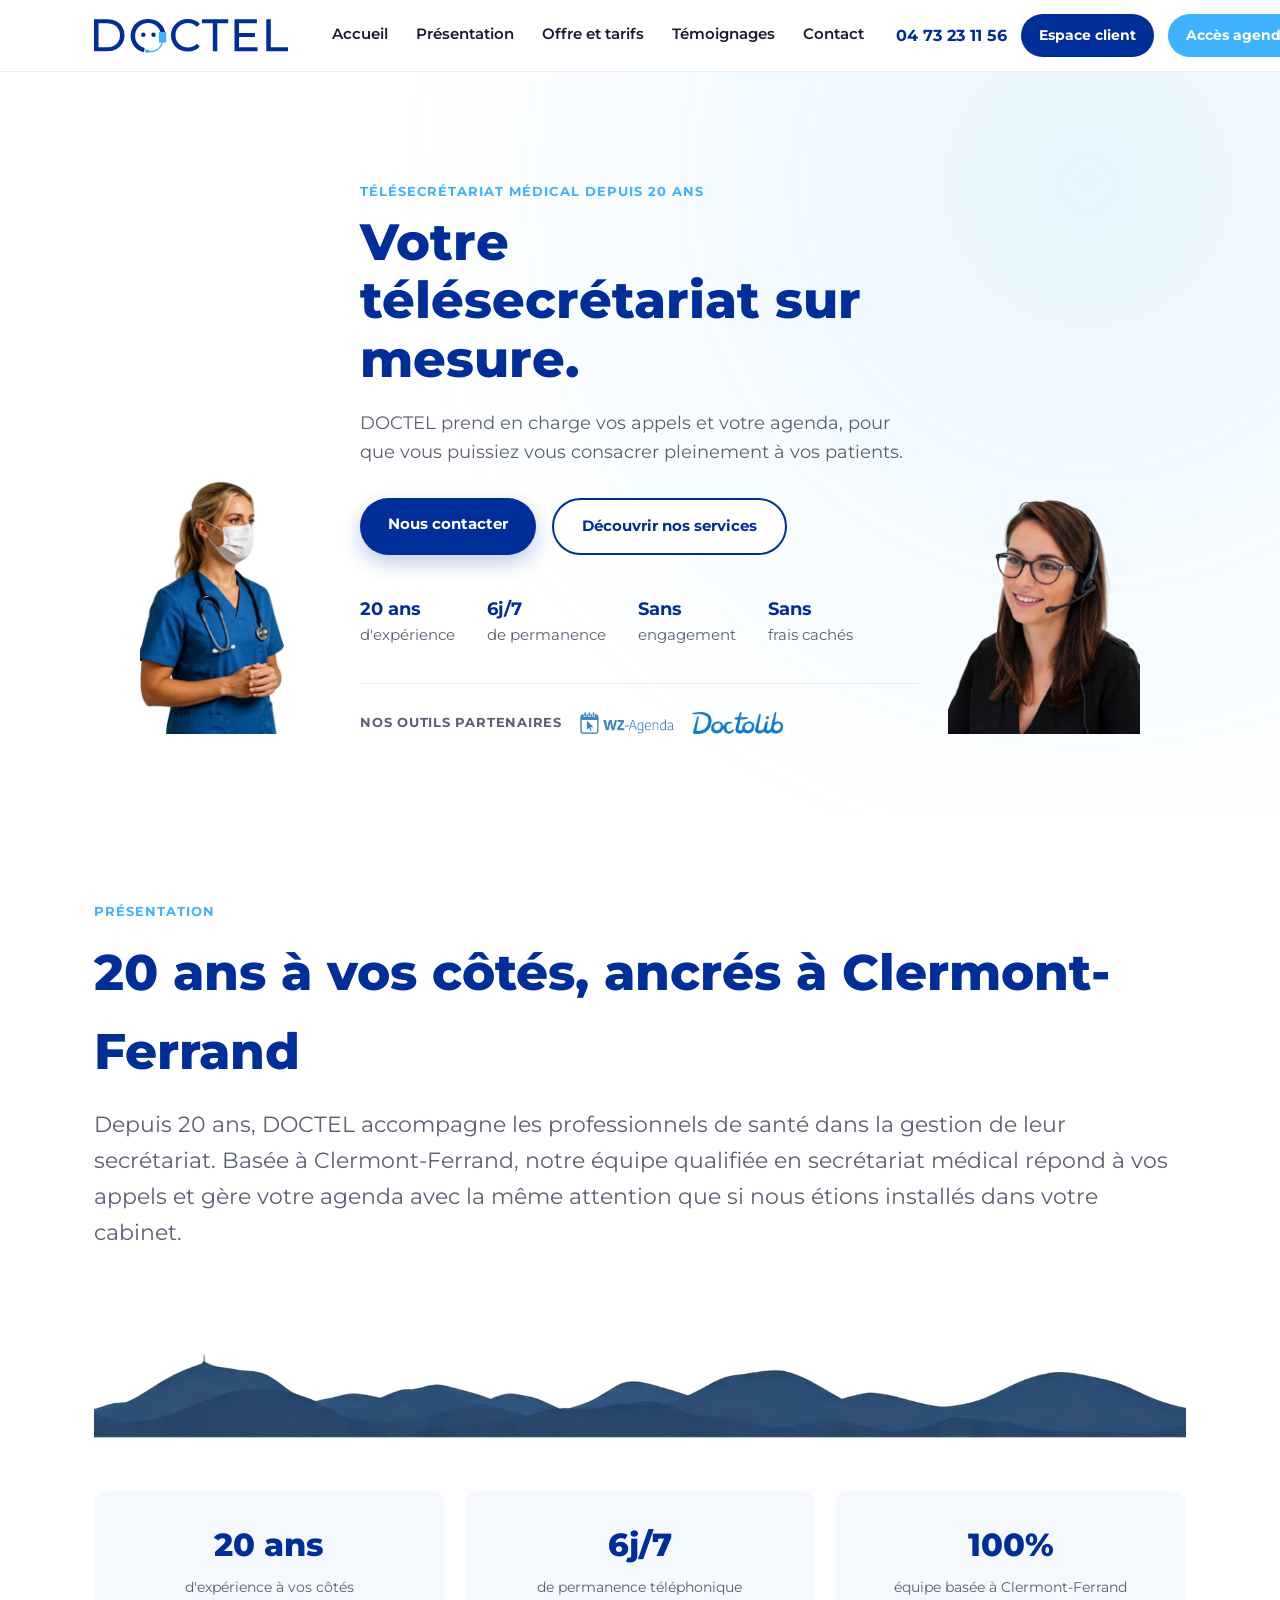
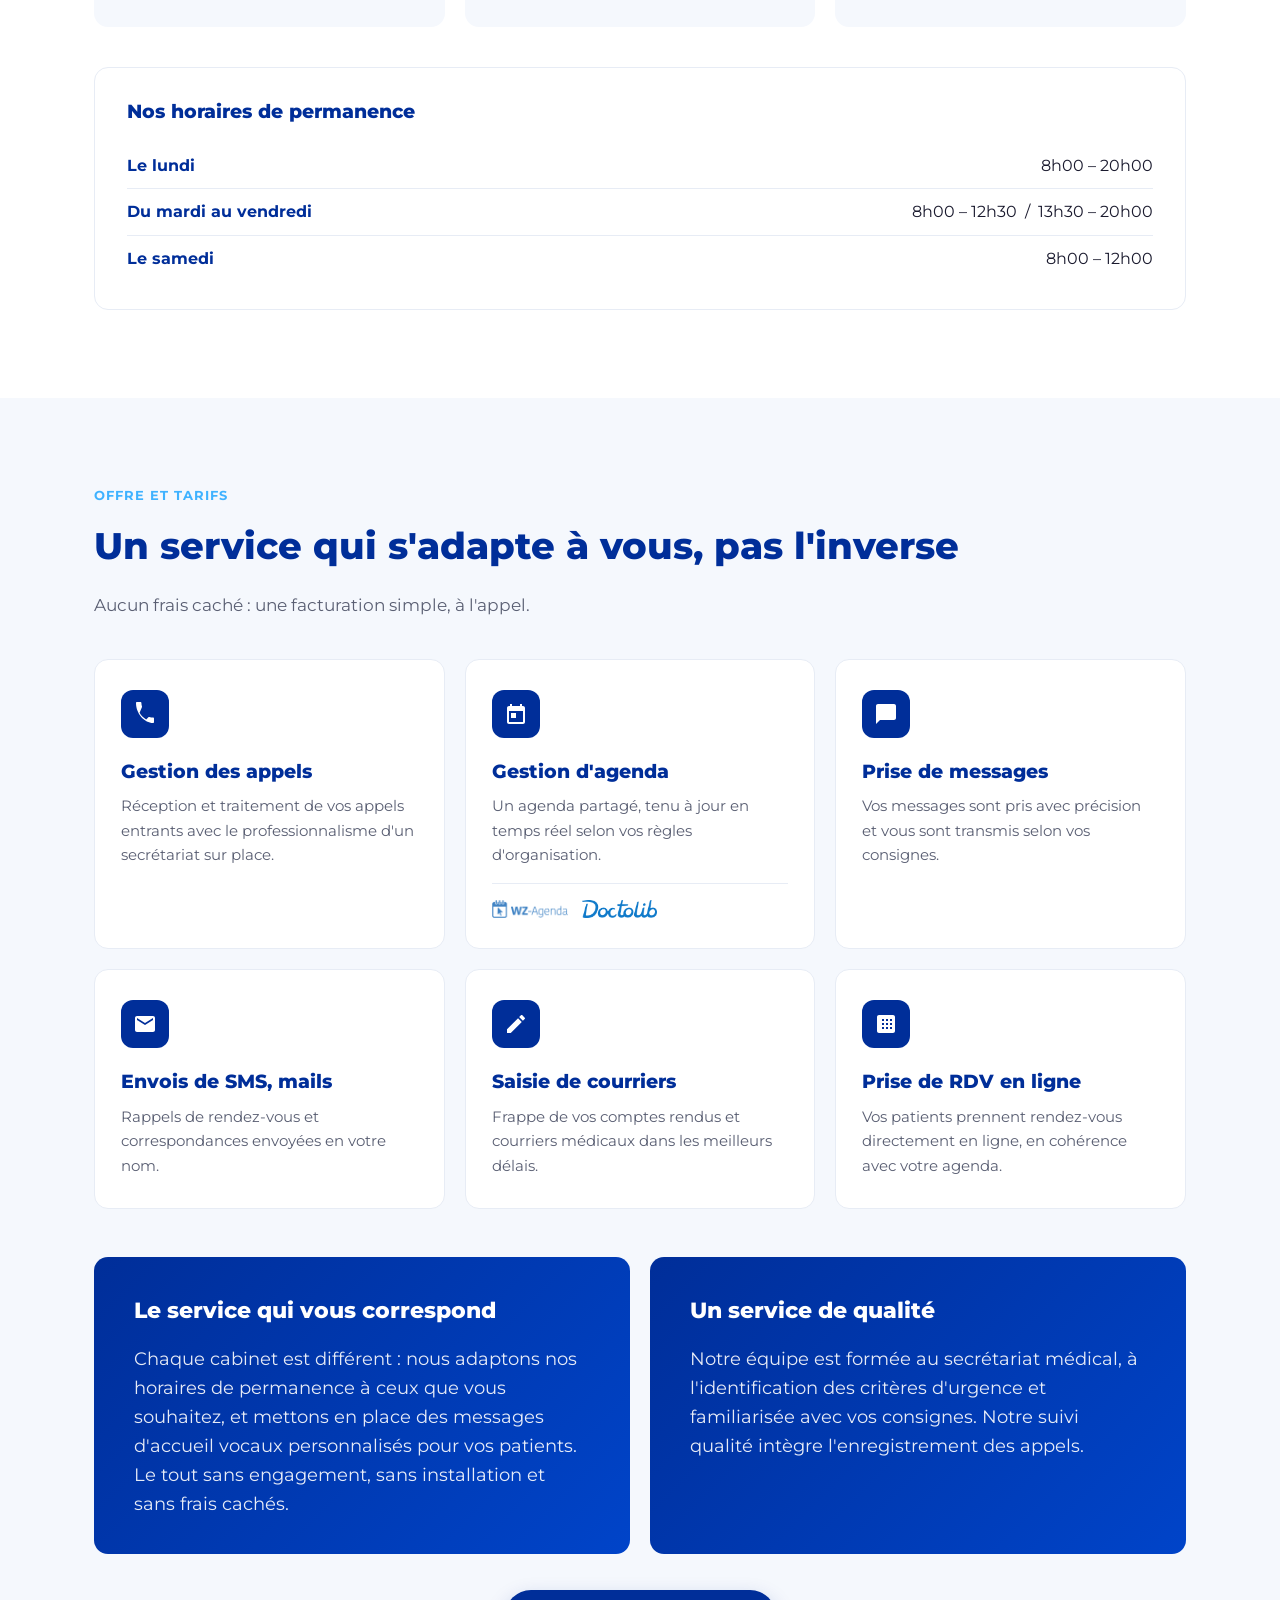
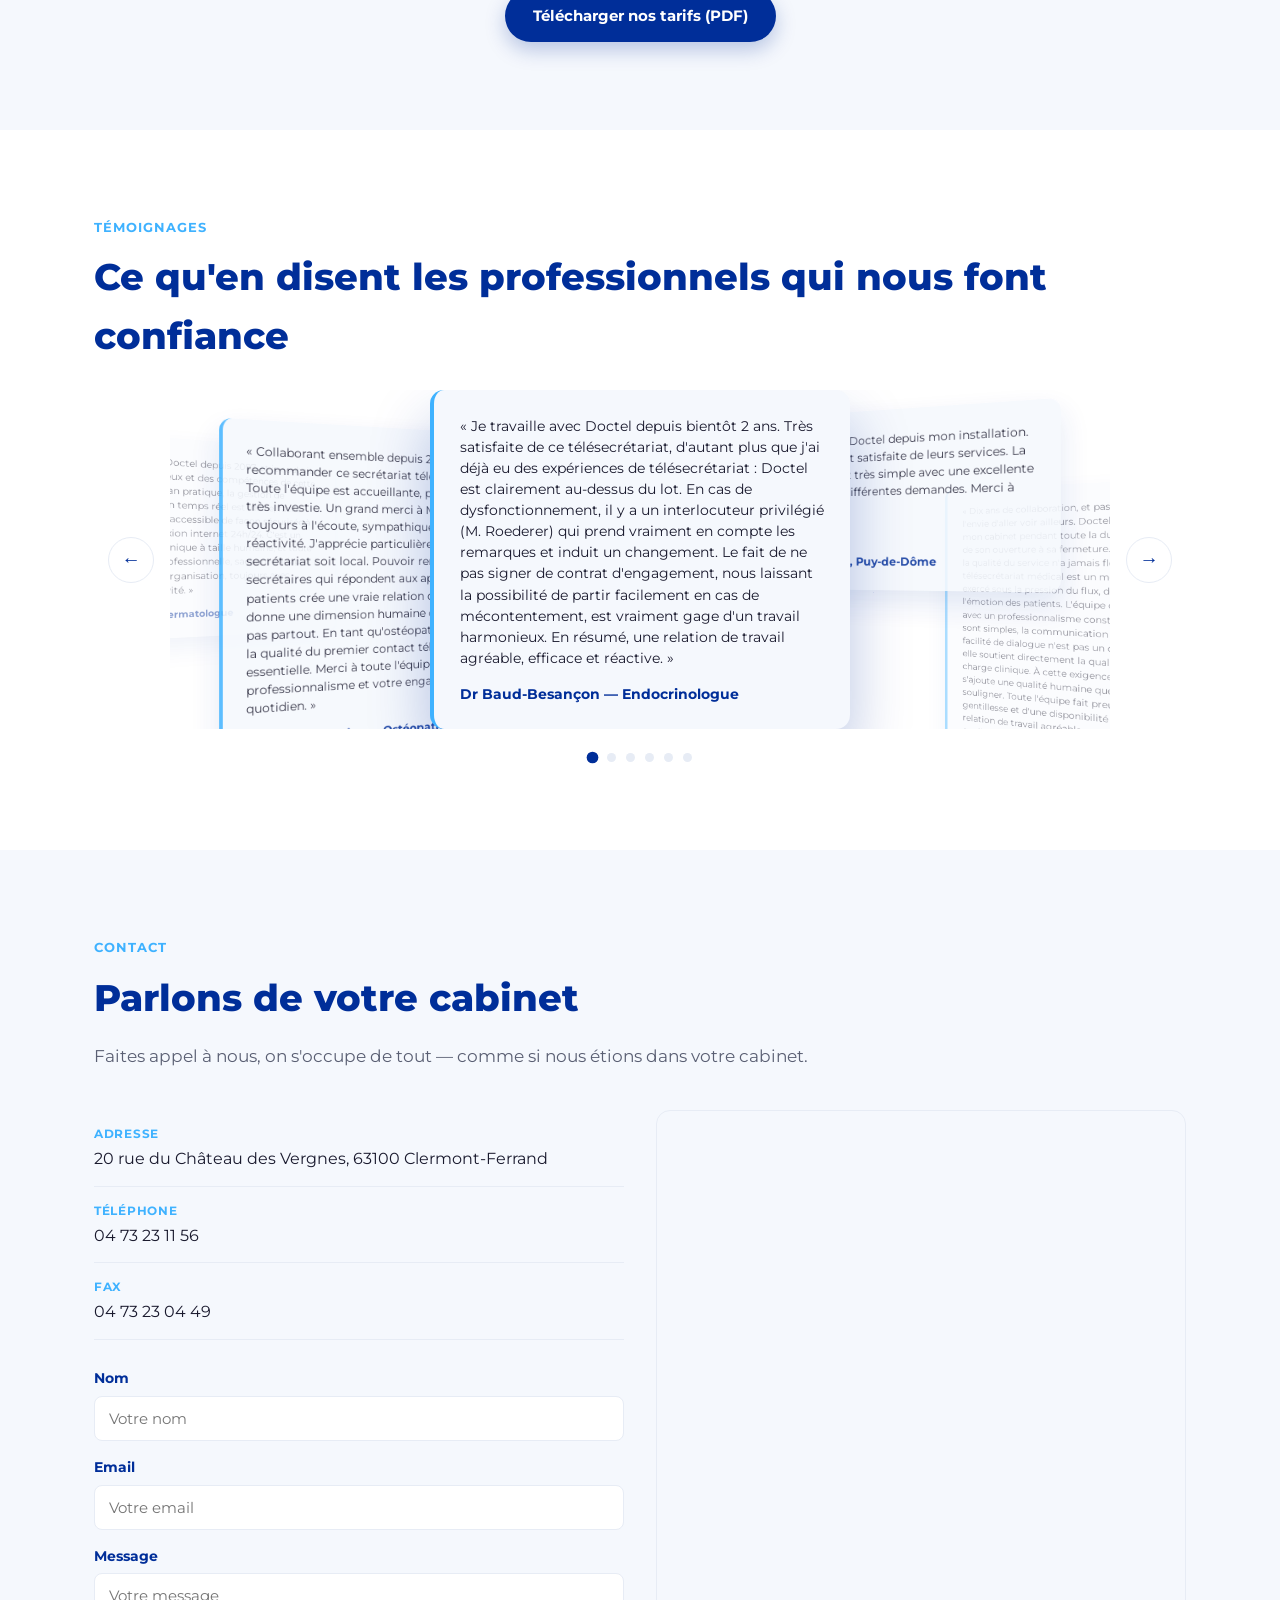
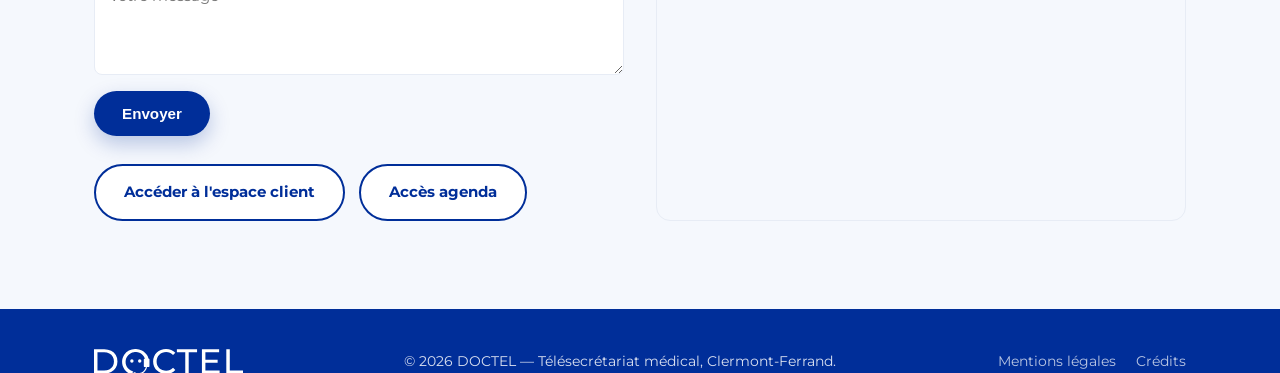
<file: index.html>
<!doctype html>
<html lang="fr">
<head>
<meta charset="UTF-8">
<meta name="viewport" content="width=device-width, initial-scale=1.0">
<title>DOCTEL — Télésecrétariat médical à Clermont-Ferrand</title>
<meta name="description" content="DOCTEL, télésecrétariat médical depuis 20 ans à Clermont-Ferrand : gestion des appels, de l'agenda, prise de messages et de rendez-vous en ligne pour les professionnels de santé.">
<link rel="icon" type="image/svg+xml" href="assets/logo.svg">
<link rel="preconnect" href="https://fonts.googleapis.com">
<link rel="preconnect" href="https://fonts.gstatic.com" crossorigin>
<link href="https://fonts.googleapis.com/css2?family=Montserrat:wght@400;500;600;700;800&display=swap" rel="stylesheet">
<link rel="stylesheet" href="css/style.css">
</head>
<body>

<header class="site-header">
  <div class="container header-inner">
    <a href="#accueil" class="logo-link" aria-label="DOCTEL - Accueil">
      <img src="assets/logo.svg" alt="DOCTEL" class="logo-img">
    </a>

    <nav class="main-nav" id="main-nav">
      <a href="#accueil">Accueil</a>
      <a href="#presentation">Présentation</a>
      <a href="#offres">Offre et tarifs</a>
      <a href="#temoignages">Témoignages</a>
      <a href="#contact">Contact</a>
      <div class="main-nav-actions">
        <a href="https://doctel.fr/espace-client/login.php" class="btn-client">Espace client</a>
        <a href="connexion.html" class="btn-agenda">Accès agenda</a>
      </div>
    </nav>

    <div class="header-actions">
      <a href="tel:+33473231156" class="btn-phone">04 73 23 11 56</a>
      <a href="https://doctel.fr/espace-client/login.php" class="btn-client">Espace client</a>
      <a href="connexion.html" class="btn-agenda">Accès agenda</a>
      <button class="nav-toggle" id="nav-toggle" aria-label="Ouvrir le menu" aria-expanded="false">
        <span></span><span></span><span></span>
      </button>
    </div>
  </div>
</header>

<main>

  <!-- ACCUEIL -->
  <section id="accueil" class="hero">
    <div class="container hero-row">
      <img src="assets/photo-medecin.webp" alt="" aria-hidden="true" class="hero-photo hero-photo-left">
      <div class="hero-inner">
        <p class="eyebrow">Télésecrétariat médical depuis 20 ans</p>
        <h1>Votre télésecrétariat sur mesure.</h1>
        <p class="hero-lead">DOCTEL prend en charge vos appels et votre agenda, pour que vous puissiez vous consacrer pleinement à vos patients.</p>
        <div class="hero-cta">
          <a href="#contact" class="btn btn-primary">Nous contacter</a>
          <a href="#offres" class="btn btn-secondary">Découvrir nos services</a>
        </div>
        <ul class="hero-badges">
          <li><strong>20&nbsp;ans</strong> d'expérience</li>
          <li><strong>6j/7</strong> de permanence</li>
          <li><strong>Sans</strong> engagement</li>
          <li><strong>Sans</strong> frais cachés</li>
        </ul>
        <div class="hero-partners">
          <span class="hero-partners-label">Nos outils partenaires</span>
          <div class="hero-partner-logos">
            <img src="assets/logo-wz-agenda.png" alt="WZ-Agenda" class="hero-partner-logo">
            <img src="assets/logo-doctolib.png" alt="Doctolib" class="hero-partner-logo">
          </div>
        </div>
      </div>
      <img src="assets/photo-secretaire.webp" alt="" aria-hidden="true" class="hero-photo hero-photo-right">
    </div>
  </section>

  <!-- PRESENTATION -->
  <section id="presentation" class="section">
    <div class="container">
      <p class="eyebrow">Présentation</p>
      <h2 class="h2-wide">20 ans à vos côtés, ancrés à Clermont-Ferrand</h2>
      <p class="section-lead section-lead-wide">Depuis 20 ans, DOCTEL accompagne les professionnels de santé dans la gestion de leur secrétariat. Basée à Clermont-Ferrand, notre équipe qualifiée en secrétariat médical répond à vos appels et gère votre agenda avec la même attention que si nous étions installés dans votre cabinet.</p>

      <img src="assets/silhouette-puys.webp" alt="Silhouette de la chaîne des Puys" class="puys-silhouette">

      <div class="stats-grid">
        <div class="stat-card">
          <span class="stat-number">20 ans</span>
          <span class="stat-label">d'expérience à vos côtés</span>
        </div>
        <div class="stat-card">
          <span class="stat-number">6j/7</span>
          <span class="stat-label">de permanence téléphonique</span>
        </div>
        <div class="stat-card">
          <span class="stat-number">100%</span>
          <span class="stat-label">équipe basée à Clermont-Ferrand</span>
        </div>
      </div>

      <div class="hours-card">
        <h3>Nos horaires de permanence</h3>
        <ul class="hours-list">
          <li><span>Le lundi</span><span>8h00 – 20h00</span></li>
          <li><span>Du mardi au vendredi</span><span>8h00 – 12h30 &nbsp;/&nbsp; 13h30 – 20h00</span></li>
          <li><span>Le samedi</span><span>8h00 – 12h00</span></li>
        </ul>
      </div>
    </div>
  </section>

  <!-- OFFRE ET TARIFS -->
  <section id="offres" class="section section-alt">
    <div class="container">
      <p class="eyebrow">Offre et tarifs</p>
      <h2>Un service qui s'adapte à vous, pas l'inverse</h2>
      <p class="section-lead">Aucun frais caché : une facturation simple, à l'appel.</p>

      <div class="tiles-grid">
        <div class="tile">
          <div class="tile-icon" aria-hidden="true">
            <svg viewBox="0 0 24 24"><path d="M6.6 10.8c1.4 2.8 3.8 5.2 6.6 6.6l2.2-2.2c.3-.3.7-.4 1-.2 1.1.4 2.3.6 3.6.6.6 0 1 .4 1 1V20c0 .6-.4 1-1 1C11.9 21 3 12.1 3 1c0-.6.4-1 1-1h3.4c.6 0 1 .4 1 1 0 1.3.2 2.5.6 3.6.1.3 0 .7-.2 1L6.6 10.8z"/></svg>
          </div>
          <h3>Gestion des appels</h3>
          <p>Réception et traitement de vos appels entrants avec le professionnalisme d'un secrétariat sur place.</p>
        </div>

        <div class="tile">
          <div class="tile-icon" aria-hidden="true">
            <svg viewBox="0 0 24 24"><path d="M19 4h-1V2h-2v2H8V2H6v2H5c-1.1 0-2 .9-2 2v14c0 1.1.9 2 2 2h14c1.1 0 2-.9 2-2V6c0-1.1-.9-2-2-2zm0 16H5V9h14v11zM7 11h5v5H7z"/></svg>
          </div>
          <h3>Gestion d'agenda</h3>
          <p>Un agenda partagé, tenu à jour en temps réel selon vos règles d'organisation.</p>
          <div class="tile-partners">
            <img src="assets/logo-wz-agenda.png" alt="WZ-Agenda" class="tile-partner-logo">
            <img src="assets/logo-doctolib.png" alt="Doctolib" class="tile-partner-logo">
          </div>
        </div>

        <div class="tile">
          <div class="tile-icon" aria-hidden="true">
            <svg viewBox="0 0 24 24"><path d="M20 2H4c-1.1 0-2 .9-2 2v18l4-4h14c1.1 0 2-.9 2-2V4c0-1.1-.9-2-2-2z"/></svg>
          </div>
          <h3>Prise de messages</h3>
          <p>Vos messages sont pris avec précision et vous sont transmis selon vos consignes.</p>
        </div>

        <div class="tile">
          <div class="tile-icon" aria-hidden="true">
            <svg viewBox="0 0 24 24"><path d="M20 4H4c-1.1 0-2 .9-2 2v12c0 1.1.9 2 2 2h16c1.1 0 2-.9 2-2V6c0-1.1-.9-2-2-2zm0 4-8 5-8-5V6l8 5 8-5v2z"/></svg>
          </div>
          <h3>Envois de SMS, mails</h3>
          <p>Rappels de rendez-vous et correspondances envoyées en votre nom.</p>
        </div>

        <div class="tile">
          <div class="tile-icon" aria-hidden="true">
            <svg viewBox="0 0 24 24"><path d="M3 17.25V21h3.75L17.81 9.94l-3.75-3.75L3 17.25zM20.71 7.04c.39-.39.39-1.02 0-1.41l-2.34-2.34c-.39-.39-1.02-.39-1.41 0l-1.83 1.83 3.75 3.75 1.83-1.83z"/></svg>
          </div>
          <h3>Saisie de courriers</h3>
          <p>Frappe de vos comptes rendus et courriers médicaux dans les meilleurs délais.</p>
        </div>

        <div class="tile">
          <div class="tile-icon" aria-hidden="true">
            <svg viewBox="0 0 24 24"><path d="M19 3H5c-1.1 0-2 .9-2 2v14c0 1.1.9 2 2 2h14c1.1 0 2-.9 2-2V5c0-1.1-.9-2-2-2zm-9 14H8v-2h2v2zm0-4H8v-2h2v2zm0-4H8V7h2v2zm4 8h-2v-2h2v2zm0-4h-2v-2h2v2zm0-4h-2V7h2v2zm4 8h-2v-2h2v2zm0-4h-2v-2h2v2zm0-4h-2V7h2v2z"/></svg>
          </div>
          <h3>Prise de RDV en ligne</h3>
          <p>Vos patients prennent rendez-vous directement en ligne, en cohérence avec votre agenda.</p>
        </div>
      </div>

      <div class="highlight-grid">
        <div class="highlight-card">
          <h3>Le service qui vous correspond</h3>
          <p>Chaque cabinet est différent : nous adaptons nos horaires de permanence à ceux que vous souhaitez, et mettons en place des messages d'accueil vocaux personnalisés pour vos patients. Le tout sans engagement, sans installation et sans frais cachés.</p>
        </div>
        <div class="highlight-card">
          <h3>Un service de qualité</h3>
          <p>Notre équipe est formée au secrétariat médical, à l'identification des critères d'urgence et familiarisée avec vos consignes. Notre suivi qualité intègre l'enregistrement des appels.</p>
        </div>
      </div>

      <div class="pdf-cta">
        <a href="assets/TARIFSDOCTEL.pdf" class="btn btn-primary" target="_blank" rel="noopener">Télécharger nos tarifs (PDF)</a>
      </div>
    </div>
  </section>

  <!-- TEMOIGNAGES -->
  <section id="temoignages" class="section">
    <div class="container">
      <p class="eyebrow">Témoignages</p>
      <h2>Ce qu'en disent les professionnels qui nous font confiance</h2>

      <div class="coverflow" id="coverflow">
        <button type="button" class="coverflow-arrow coverflow-arrow-prev" id="coverflow-prev" aria-label="Témoignage précédent">&larr;</button>

        <div class="coverflow-stage" id="coverflow-stage">
          <blockquote class="coverflow-card">
            <p>« Je travaille avec Doctel depuis bientôt 2 ans. Très satisfaite de ce télésecrétariat, d'autant plus que j'ai déjà eu des expériences de télésecrétariat : Doctel est clairement au-dessus du lot. En cas de dysfonctionnement, il y a un interlocuteur privilégié (M. Roederer) qui prend vraiment en compte les remarques et induit un changement. Le fait de ne pas signer de contrat d'engagement, nous laissant la possibilité de partir facilement en cas de mécontentement, est vraiment gage d'un travail harmonieux. En résumé, une relation de travail agréable, efficace et réactive. »</p>
            <footer>Dr Baud-Besançon — Endocrinologue</footer>
          </blockquote>

          <blockquote class="coverflow-card">
            <p>« Je collabore avec Doctel depuis mon installation. Je suis parfaitement satisfaite de leurs services. La communication est très simple avec une excellente réactivité lors des différentes demandes. Merci à eux. »</p>
            <footer>Dr P.G. — Pédiatre, Puy-de-Dôme</footer>
          </blockquote>

          <blockquote class="coverflow-card">
            <p>« Dix ans de collaboration, et pas une seule fois l'envie d'aller voir ailleurs. Doctel a accompagné mon cabinet pendant toute la durée de son activité, de son ouverture à sa fermeture. Sur une décennie, la qualité du service n'a jamais fléchi. Le télésecrétariat médical est un métier difficile, exercé sous la pression du flux, de l'urgence et de l'émotion des patients. L'équipe de Doctel y répond avec un professionnalisme constant. Les échanges sont simples, la communication fluide, et cette facilité de dialogue n'est pas un détail de confort : elle soutient directement la qualité de la prise en charge clinique. À cette exigence professionnelle s'ajoute une qualité humaine que je tiens à souligner. Toute l'équipe fait preuve d'une gentillesse et d'une disponibilité qui rendent la relation de travail agréable, année après année. Ces qualités sont à l'image de celles de Monsieur Roederer, qui les démontre à toute épreuve. En résumé, Doctel est un partenaire de confiance que je recommande sans hésitation. »</p>
            <footer>Dr J-M C. — Médecin généraliste, Loire-Atlantique</footer>
          </blockquote>

          <blockquote class="coverflow-card">
            <p>« Doctel : un secrétariat fiable, réactif, dirigé d'une main de maître par Marien Roederer. C'est un vrai plaisir de travailler avec une équipe professionnelle. »</p>
            <footer>Alexandre Besson — Ostéopathe, Corbas (69)</footer>
          </blockquote>

          <blockquote class="coverflow-card">
            <p>« Je travaille avec Doctel depuis 2007, et je souhaite témoigner du sérieux et des compétences de cette structure. Sur le plan pratique, la gestion de l'agenda partagé en temps réel est idéale, facile d'utilisation, et est accessible de façon sécurisée à partir d'une connexion internet 24h/24. C'est un secrétariat téléphonique à taille humaine, et toute l'équipe est très professionnelle, sachant s'adapter à mes demandes d'organisation, toujours avec efficacité et réactivité. »</p>
            <footer>Dr N. Ruffion — Dermatologue</footer>
          </blockquote>

          <blockquote class="coverflow-card">
            <p>« Collaborant ensemble depuis 2017, je ne peux que recommander ce secrétariat téléphonique médical. Toute l'équipe est accueillante, professionnelle et très investie. Un grand merci à M. Roederer, toujours à l'écoute, sympathique et d'une grande réactivité. J'apprécie particulièrement le fait que le secrétariat soit local. Pouvoir rencontrer les secrétaires qui répondent aux appels de mes patients crée une vraie relation de confiance et donne une dimension humaine que l'on ne retrouve pas partout. En tant qu'ostéopathe, je sais combien la qualité du premier contact téléphonique est essentielle. Merci à toute l'équipe pour votre professionnalisme et votre engagement au quotidien. »</p>
            <footer>Florence Beaupère — Ostéopathe, Clermont-Ferrand</footer>
          </blockquote>
        </div>

        <button type="button" class="coverflow-arrow coverflow-arrow-next" id="coverflow-next" aria-label="Témoignage suivant">&rarr;</button>

        <div class="coverflow-dots" id="coverflow-dots"></div>
      </div>
    </div>
  </section>

  <!-- CONTACT -->
  <section id="contact" class="section section-alt">
    <div class="container">
      <p class="eyebrow">Contact</p>
      <h2>Parlons de votre cabinet</h2>
      <p class="section-lead">Faites appel à nous, on s'occupe de tout — comme si nous étions dans votre cabinet.</p>

      <div class="contact-grid">
        <div class="contact-info">
          <ul class="contact-list">
            <li>
              <span class="contact-label">Adresse</span>
              <span>20 rue du Château des Vergnes, 63100 Clermont-Ferrand</span>
            </li>
            <li>
              <span class="contact-label">Téléphone</span>
              <a href="tel:+33473231156">04 73 23 11 56</a>
            </li>
            <li>
              <span class="contact-label">Fax</span>
              <span>04 73 23 04 49</span>
            </li>
          </ul>

          <p class="contact-feedback" id="contact-feedback" hidden>Merci, votre message a bien été envoyé !</p>

          <form class="contact-form" action="contact.php" method="post">
            <div class="form-field">
              <label for="ContactName">Nom</label>
              <input id="ContactName" name="nom" type="text" placeholder="Votre nom" required>
            </div>
            <div class="form-field">
              <label for="ContactEmail">Email</label>
              <input id="ContactEmail" name="email" type="email" placeholder="Votre email" required>
            </div>
            <div class="form-field">
              <label for="ContactMessage">Message</label>
              <textarea id="ContactMessage" name="message" rows="4" placeholder="Votre message" required></textarea>
            </div>
            <button type="submit" class="btn btn-primary">Envoyer</button>
          </form>

          <div class="contact-buttons">
            <a href="https://doctel.fr/espace-client/login.php" class="btn btn-secondary">Accéder à l'espace client</a>
            <a href="connexion.html" class="btn btn-secondary">Accès agenda</a>
          </div>
        </div>

        <div class="contact-map">
          <iframe
            title="Localisation DOCTEL, Clermont-Ferrand"
            src="https://www.google.com/maps?q=20+rue+du+Ch%C3%A2teau+des+Vergnes,+63100+Clermont-Ferrand&output=embed"
            width="100%" height="100%" style="border:0;" loading="lazy" referrerpolicy="no-referrer-when-downgrade">
          </iframe>
        </div>
      </div>
    </div>
  </section>

</main>

<footer class="site-footer">
  <div class="container footer-inner">
    <img src="assets/logo.svg" alt="DOCTEL" class="footer-logo">
    <p>&copy; <span id="year"></span> DOCTEL — Télésecrétariat médical, Clermont-Ferrand.</p>
    <div class="footer-links">
      <a href="mentions-legales.html">Mentions légales</a>
      <a href="credits.html">Crédits</a>
    </div>
  </div>
</footer>

<script src="js/script.js"></script>
</body>
</html>
</file>
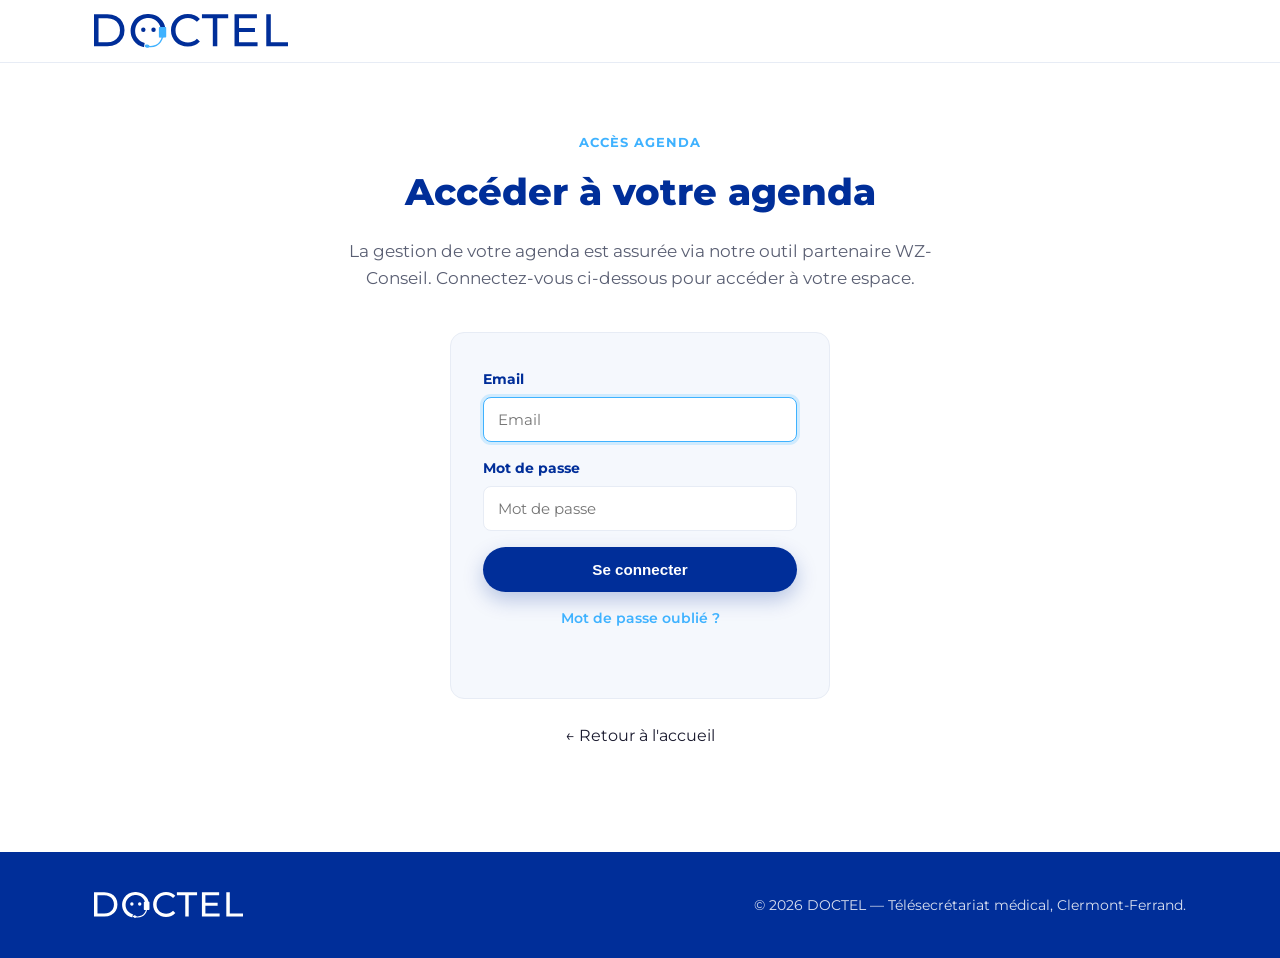
<file: connexion.html>
<!doctype html>
<html lang="fr">
<head>
<meta charset="UTF-8">
<meta name="viewport" content="width=device-width, initial-scale=1.0">
<title>Accès agenda — DOCTEL</title>
<link rel="icon" type="image/svg+xml" href="assets/logo.svg">
<link rel="preconnect" href="https://fonts.googleapis.com">
<link rel="preconnect" href="https://fonts.gstatic.com" crossorigin>
<link href="https://fonts.googleapis.com/css2?family=Montserrat:wght@400;500;600;700;800&display=swap" rel="stylesheet">
<link rel="stylesheet" href="css/style.css">
</head>
<body>
<header class="site-header">
  <div class="container header-inner">
    <a href="index.html" class="logo-link" aria-label="DOCTEL - Accueil">
      <img src="assets/logo.svg" alt="DOCTEL" class="logo-img">
    </a>
  </div>
</header>

<main>
  <section class="section" style="padding-top:70px;">
    <div class="container" style="max-width:640px; text-align:center;">
      <p class="eyebrow">Accès agenda</p>
      <h2>Accéder à votre agenda</h2>
      <p class="section-lead" style="margin-left:auto; margin-right:auto;">
        La gestion de votre agenda est assurée via notre outil partenaire WZ-Conseil.
        Connectez-vous ci-dessous pour accéder à votre espace.
      </p>

      <div class="login-card">
        <form id="WZLoginForm" method="post" class="login-form">
          <div class="form-field">
            <label for="WZInputEmail">Email</label>
            <input id="WZInputEmail" type="email" placeholder="Email" required autofocus>
          </div>
          <div class="form-field">
            <label for="WZInputPassword">Mot de passe</label>
            <input id="WZInputPassword" type="password" placeholder="Mot de passe" required>
          </div>
          <button type="submit" class="btn btn-primary login-submit">Se connecter</button>
          <a id="WZLinkPassword" class="login-forgot">Mot de passe oublié ?</a>
          <span id="WZLoginAlert" class="login-alert"></span>
        </form>
      </div>

      <p style="margin-top:24px;"><a href="index.html">&larr; Retour à l'accueil</a></p>
    </div>
  </section>
</main>

<footer class="site-footer">
  <div class="container footer-inner">
    <img src="assets/logo.svg" alt="DOCTEL" class="footer-logo">
    <p>&copy; 2026 DOCTEL — Télésecrétariat médical, Clermont-Ferrand.</p>
  </div>
</footer>

<script src="https://cdn.wz-agenda.net/assets/js/login.js"></script>
<script>window.onload = WZInit;</script>
</body>
</html>
</file>
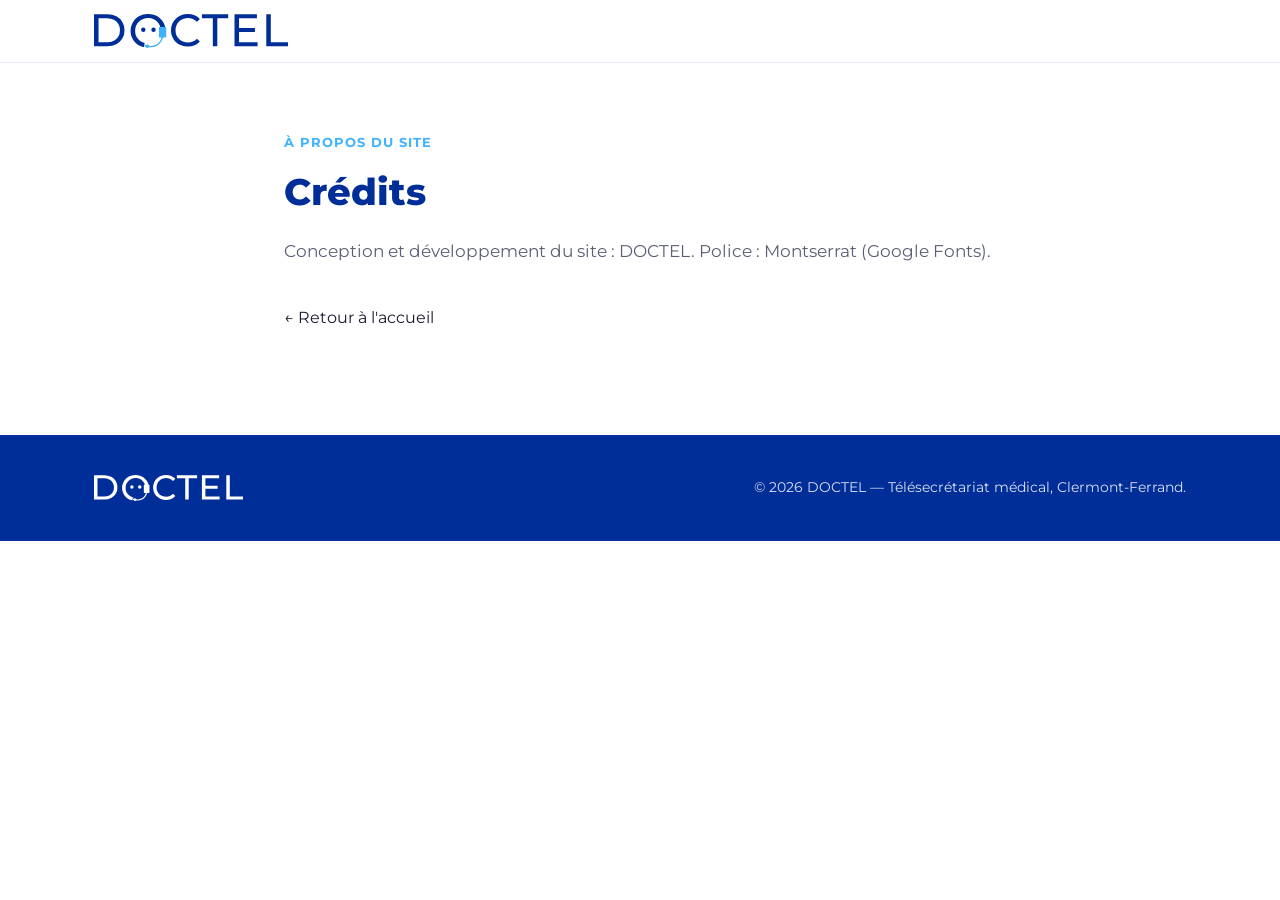
<file: credits.html>
<!doctype html>
<html lang="fr">
<head>
<meta charset="UTF-8">
<meta name="viewport" content="width=device-width, initial-scale=1.0">
<title>Crédits — DOCTEL</title>
<link rel="icon" type="image/svg+xml" href="assets/logo.svg">
<link rel="preconnect" href="https://fonts.googleapis.com">
<link rel="preconnect" href="https://fonts.gstatic.com" crossorigin>
<link href="https://fonts.googleapis.com/css2?family=Montserrat:wght@400;500;600;700;800&display=swap" rel="stylesheet">
<link rel="stylesheet" href="css/style.css">
</head>
<body>
<header class="site-header">
  <div class="container header-inner">
    <a href="index.html" class="logo-link" aria-label="DOCTEL - Accueil">
      <img src="assets/logo.svg" alt="DOCTEL" class="logo-img">
    </a>
  </div>
</header>

<main>
  <section class="section" style="padding-top:70px;">
    <div class="container" style="max-width:760px;">
      <p class="eyebrow">À propos du site</p>
      <h2>Crédits</h2>
      <p class="section-lead">Conception et développement du site : DOCTEL. Police : Montserrat (Google Fonts).</p>
      <p style="margin-top:24px;"><a href="index.html">&larr; Retour à l'accueil</a></p>
    </div>
  </section>
</main>

<footer class="site-footer">
  <div class="container footer-inner">
    <img src="assets/logo.svg" alt="DOCTEL" class="footer-logo">
    <p>&copy; 2026 DOCTEL — Télésecrétariat médical, Clermont-Ferrand.</p>
  </div>
</footer>
</body>
</html>
</file>
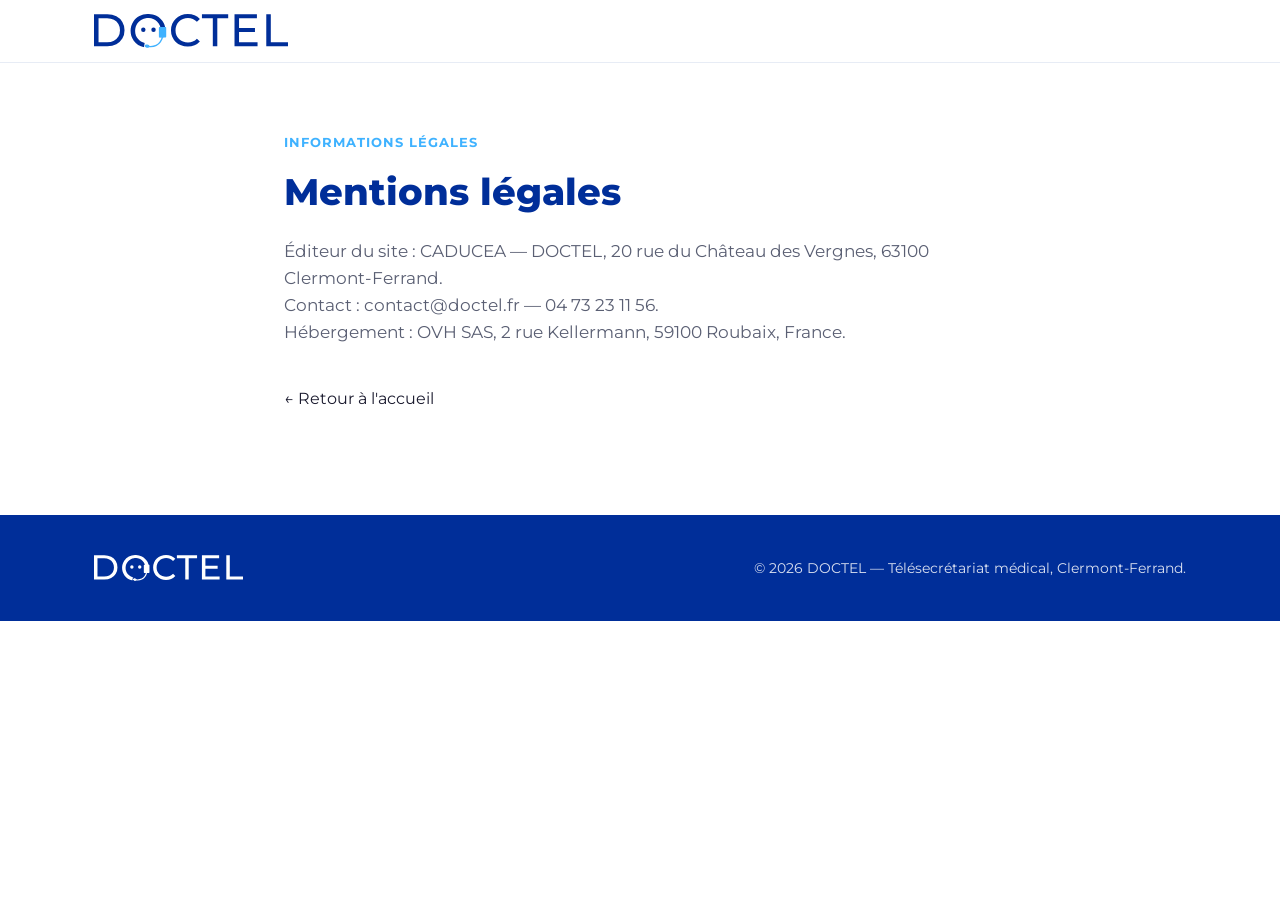
<file: mentions-legales.html>
<!doctype html>
<html lang="fr">
<head>
<meta charset="UTF-8">
<meta name="viewport" content="width=device-width, initial-scale=1.0">
<title>Mentions légales — DOCTEL</title>
<link rel="icon" type="image/svg+xml" href="assets/logo.svg">
<link rel="preconnect" href="https://fonts.googleapis.com">
<link rel="preconnect" href="https://fonts.gstatic.com" crossorigin>
<link href="https://fonts.googleapis.com/css2?family=Montserrat:wght@400;500;600;700;800&display=swap" rel="stylesheet">
<link rel="stylesheet" href="css/style.css">
</head>
<body>
<header class="site-header">
  <div class="container header-inner">
    <a href="index.html" class="logo-link" aria-label="DOCTEL - Accueil">
      <img src="assets/logo.svg" alt="DOCTEL" class="logo-img">
    </a>
  </div>
</header>

<main>
  <section class="section" style="padding-top:70px;">
    <div class="container" style="max-width:760px;">
      <p class="eyebrow">Informations légales</p>
      <h2>Mentions légales</h2>
      <p class="section-lead">
        <!-- TODO: compléter avec les informations légales exactes (raison sociale, SIRET, hébergeur OVH, etc.) -->
        Éditeur du site : CADUCEA — DOCTEL, 20 rue du Château des Vergnes, 63100 Clermont-Ferrand.<br>
        Contact : contact@doctel.fr — 04 73 23 11 56.<br>
        Hébergement : OVH SAS, 2 rue Kellermann, 59100 Roubaix, France.
      </p>
      <p style="margin-top:24px;"><a href="index.html">&larr; Retour à l'accueil</a></p>
    </div>
  </section>
</main>

<footer class="site-footer">
  <div class="container footer-inner">
    <img src="assets/logo.svg" alt="DOCTEL" class="footer-logo">
    <p>&copy; 2026 DOCTEL — Télésecrétariat médical, Clermont-Ferrand.</p>
  </div>
</footer>
</body>
</html>
</file>
<file: css/style.css>
:root {
  --blue-dark: #002e99;
  --blue-light: #3fb2ff;
  --white: #ffffff;
  --text: #1a1a2e;
  --text-muted: #5a5f73;
  --border: #e7ecf5;
  --bg-alt: #f5f8fd;
  --radius: 14px;
  --font: 'Montserrat', Arial, sans-serif;
}

* { box-sizing: border-box; }

html { scroll-behavior: smooth; }

body {
  margin: 0;
  font-family: var(--font);
  color: var(--text);
  background: var(--white);
  line-height: 1.6;
}

img { max-width: 100%; display: block; }

.container {
  max-width: 1140px;
  margin: 0 auto;
  padding: 0 24px;
}

a { color: inherit; text-decoration: none; }

h1, h2, h3 { font-weight: 800; margin: 0 0 16px; color: var(--blue-dark); }

h1 { font-size: clamp(2rem, 4.5vw, 3.2rem); line-height: 1.15; }
h2 { font-size: clamp(1.6rem, 3vw, 2.3rem); }
.h2-wide { font-size: clamp(2rem, 4.6vw, 3.1rem); max-width: 100%; }
h3 { font-size: 1.2rem; }

.eyebrow {
  color: var(--blue-light);
  font-weight: 700;
  letter-spacing: 0.08em;
  text-transform: uppercase;
  font-size: 0.8rem;
  margin: 0 0 10px;
}

.section-lead {
  color: var(--text-muted);
  font-size: 1.05rem;
  max-width: 720px;
  margin: 0 0 40px;
}

.section-lead-wide {
  max-width: 100%;
  font-size: clamp(1.1rem, 2.2vw, 1.4rem);
  line-height: 1.6;
}

.section { padding: 88px 0; }
.section-alt { background: var(--bg-alt); }

/* Header */
.site-header {
  position: sticky;
  top: 0;
  z-index: 100;
  background: rgba(255,255,255,0.92);
  backdrop-filter: saturate(180%) blur(10px);
  border-bottom: 1px solid var(--border);
}

.header-inner {
  display: flex;
  align-items: center;
  gap: 32px;
  padding-top: 14px;
  padding-bottom: 14px;
}

.logo-link { flex-shrink: 0; }
.logo-img { height: 34px; width: auto; }

.main-nav {
  display: flex;
  gap: 28px;
  margin-left: 12px;
  flex: 1;
}

.main-nav a {
  font-weight: 600;
  font-size: 0.95rem;
  color: var(--text);
  padding: 8px 0;
  border-bottom: 2px solid transparent;
  transition: border-color .2s, color .2s;
  white-space: nowrap;
}

.main-nav a:hover { color: var(--blue-dark); border-color: var(--blue-light); }

.main-nav-actions { display: none; }

.header-actions {
  display: flex;
  align-items: center;
  gap: 14px;
}

.btn-phone {
  font-weight: 700;
  color: var(--blue-dark);
  white-space: nowrap;
}

.btn-client {
  font-weight: 700;
  font-size: 0.9rem;
  padding: 10px 18px;
  border-radius: 999px;
  background: var(--blue-dark);
  color: var(--white);
  white-space: nowrap;
  transition: background .2s;
}
.btn-client:hover { background: #001f6b; }

.btn-agenda {
  font-weight: 700;
  font-size: 0.9rem;
  padding: 10px 18px;
  border-radius: 999px;
  background: var(--blue-light);
  color: var(--white);
  white-space: nowrap;
  transition: background .2s;
}
.btn-agenda:hover { background: #2a9ce8; }

.nav-toggle {
  display: none;
  flex-direction: column;
  justify-content: center;
  gap: 5px;
  width: 34px;
  height: 34px;
  background: none;
  border: none;
  cursor: pointer;
}
.nav-toggle span {
  display: block;
  height: 2px;
  background: var(--blue-dark);
  border-radius: 2px;
}

/* Buttons */
.btn {
  display: inline-block;
  padding: 14px 28px;
  border-radius: 999px;
  font-weight: 700;
  font-size: 0.95rem;
  transition: transform .15s, box-shadow .15s, background .2s;
}
.btn-primary {
  background: var(--blue-dark);
  color: var(--white);
  box-shadow: 0 8px 20px rgba(0,46,153,0.25);
}
.btn-primary:hover { background: #001f6b; transform: translateY(-1px); }

.btn-secondary {
  background: var(--white);
  color: var(--blue-dark);
  border: 2px solid var(--blue-dark);
}
.btn-secondary:hover { background: var(--blue-dark); color: var(--white); }

/* Hero */
.hero {
  position: relative;
  padding: 110px 0 80px;
  overflow: hidden;
  background:
    radial-gradient(circle at 85% 15%, rgba(63,178,255,0.12), transparent 55%),
    var(--white);
}

.hero-row {
  display: flex;
  align-items: flex-end;
  justify-content: center;
  gap: 28px;
}

.hero-photo {
  display: none;
  flex: 0 0 auto;
  width: clamp(180px, 15vw, 270px);
  height: auto;
  pointer-events: none;
}

@media (min-width: 1200px) {
  .hero-photo { display: block; }
}

.hero-inner { max-width: 560px; flex: 1 1 auto; min-width: 0; }

.hero-lead {
  font-size: 1.15rem;
  color: var(--text-muted);
  max-width: 600px;
}

.hero-cta {
  display: flex;
  gap: 16px;
  flex-wrap: wrap;
  margin: 32px 0 40px;
}

.hero-badges {
  list-style: none;
  display: flex;
  gap: 32px;
  flex-wrap: wrap;
  padding: 0;
  margin: 0;
  color: var(--text-muted);
  font-size: 0.95rem;
}
.hero-badges strong { color: var(--blue-dark); font-size: 1.1rem; display: block; }

.hero-partners {
  display: flex;
  align-items: center;
  gap: 18px;
  flex-wrap: wrap;
  margin-top: 36px;
  padding-top: 28px;
  border-top: 1px solid var(--border);
}
.hero-partners-label {
  font-size: 0.8rem;
  color: var(--text-muted);
  text-transform: uppercase;
  letter-spacing: 0.06em;
  font-weight: 700;
}
.hero-partner-logos { display: flex; align-items: center; gap: 18px; }
.hero-partner-logo { height: 22px; width: auto; }

/* Stats */
.stats-grid {
  display: grid;
  grid-template-columns: repeat(3, 1fr);
  gap: 20px;
  margin-bottom: 40px;
}

.stat-card {
  background: var(--bg-alt);
  border-radius: var(--radius);
  padding: 28px 20px;
  text-align: center;
}

.stat-number {
  display: block;
  font-size: 2rem;
  font-weight: 800;
  color: var(--blue-dark);
}

.stat-label {
  display: block;
  color: var(--text-muted);
  font-size: 0.9rem;
  margin-top: 6px;
}

.puys-silhouette {
  width: 100%;
  max-height: 160px;
  object-fit: cover;
  object-position: bottom;
  margin-bottom: 40px;
  opacity: 0.9;
}

/* Hours card */
.hours-card {
  background: var(--white);
  border: 1px solid var(--border);
  border-radius: var(--radius);
  padding: 28px 32px;
}

.hours-list {
  list-style: none;
  padding: 0;
  margin: 0;
}
.hours-list li {
  display: flex;
  justify-content: space-between;
  gap: 16px;
  padding: 10px 0;
  border-bottom: 1px solid var(--border);
  flex-wrap: wrap;
}
.hours-list li:last-child { border-bottom: none; }
.hours-list li span:first-child { font-weight: 700; color: var(--blue-dark); }
.hours-list li span:last-child { margin-left: auto; text-align: right; }

/* Tiles */
.tiles-grid {
  display: grid;
  grid-template-columns: repeat(3, 1fr);
  gap: 20px;
  margin-bottom: 48px;
}

.tile {
  background: var(--white);
  border-radius: var(--radius);
  padding: 30px 26px;
  border: 1px solid var(--border);
  transition: transform .18s, box-shadow .18s;
}
.tile:hover {
  transform: translateY(-4px);
  box-shadow: 0 16px 32px rgba(0,46,153,0.1);
}

.tile-icon {
  width: 48px;
  height: 48px;
  border-radius: 12px;
  background: var(--blue-dark);
  display: flex;
  align-items: center;
  justify-content: center;
  margin-bottom: 18px;
}
.tile-icon svg { width: 24px; height: 24px; fill: var(--white); }

.tile h3 { margin-bottom: 8px; }
.tile p { color: var(--text-muted); margin: 0; font-size: 0.95rem; }

.tile-partners {
  display: flex;
  align-items: center;
  gap: 14px;
  margin-top: 16px;
  padding-top: 16px;
  border-top: 1px solid var(--border);
}
.tile-partner-logo { height: 18px; width: auto; }

/* Highlight cards */
.highlight-grid {
  display: grid;
  grid-template-columns: repeat(2, 1fr);
  gap: 20px;
  margin-bottom: 36px;
}

.highlight-card {
  background: linear-gradient(135deg, var(--blue-dark), #0044c9);
  color: var(--white);
  border-radius: var(--radius);
  padding: 36px 40px;
}
.highlight-card h3 { color: var(--white); font-size: 1.35rem; }
.highlight-card p { margin: 0; color: rgba(255,255,255,0.9); font-size: 1.1rem; line-height: 1.65; }

@media (max-width: 900px) {
  .highlight-grid { grid-template-columns: 1fr; }
}

.pdf-cta { text-align: center; }

/* Testimonials 3D coverflow */
.coverflow {
  display: flex;
  flex-wrap: wrap;
  align-items: center;
  justify-content: center;
  gap: 16px;
  padding-top: 8px;
}

.coverflow-stage {
  position: relative;
  flex: 1 1 auto;
  max-width: 940px;
  height: 260px;
  perspective: 1500px;
  overflow: hidden;
  transition: height .4s ease;
}

.coverflow-card {
  position: absolute;
  top: 0;
  left: 50%;
  width: min(420px, 76vw);
  height: auto;
  min-height: 220px;
  margin-left: max(-210px, -38vw);
  display: flex;
  flex-direction: column;
  margin-top: 0;
  background: var(--bg-alt);
  border-left: 4px solid var(--blue-light);
  border-radius: var(--radius);
  padding: 26px 26px 24px;
  font-size: 0.85rem;
  line-height: 1.55;
  cursor: pointer;
  user-select: none;
  box-shadow: 0 16px 32px rgba(0,46,153,0.12);
  transition: transform .55s cubic-bezier(.22,.8,.32,1), opacity .55s ease, box-shadow .55s ease;
  will-change: transform, opacity;
}

.coverflow-card p {
  flex: 1;
  color: var(--text);
  margin: 0 0 14px;
}

.coverflow-card footer {
  font-weight: 700;
  color: var(--blue-dark);
  font-size: 0.9rem;
}

.coverflow-card.is-active {
  cursor: default;
  box-shadow: 0 32px 60px rgba(0,46,153,0.28);
}

.coverflow-arrow {
  flex: 0 0 auto;
  width: 46px;
  height: 46px;
  border-radius: 50%;
  border: 1px solid var(--border);
  background: var(--white);
  color: var(--blue-dark);
  font-size: 1.2rem;
  cursor: pointer;
  transition: background .2s, color .2s, transform .2s;
  z-index: 10;
}
.coverflow-arrow:hover { background: var(--blue-dark); color: var(--white); transform: scale(1.06); }

.coverflow-dots {
  flex-basis: 100%;
  display: flex;
  justify-content: center;
  gap: 10px;
  margin-top: 8px;
}
.coverflow-dot {
  width: 9px;
  height: 9px;
  border-radius: 50%;
  border: none;
  background: var(--border);
  cursor: pointer;
  padding: 0;
  transition: background .2s, transform .2s;
}
.coverflow-dot.is-active { background: var(--blue-dark); transform: scale(1.3); }

@media (max-width: 720px) {
  .coverflow-arrow { display: none; }
}

/* Contact */
.contact-grid {
  display: grid;
  grid-template-columns: 1fr 1fr;
  gap: 32px;
  align-items: stretch;
}

.contact-list {
  list-style: none;
  padding: 0;
  margin: 0 0 28px;
}
.contact-list li {
  display: flex;
  flex-direction: column;
  gap: 2px;
  padding: 14px 0;
  border-bottom: 1px solid var(--border);
}
.contact-label {
  font-size: 0.78rem;
  text-transform: uppercase;
  letter-spacing: 0.06em;
  color: var(--blue-light);
  font-weight: 700;
}

.contact-feedback {
  background: #e7f6ec;
  color: #1e7a3d;
  border: 1px solid #bfe6cc;
  border-radius: 8px;
  padding: 12px 16px;
  font-weight: 600;
  font-size: 0.9rem;
  margin: 0 0 16px;
}

.contact-form {
  display: flex;
  flex-direction: column;
  gap: 16px;
  margin-bottom: 28px;
}
.contact-form textarea {
  font-family: var(--font);
  font-size: 0.95rem;
  padding: 12px 14px;
  border: 1px solid var(--border);
  border-radius: 8px;
  background: var(--white);
  color: var(--text);
  resize: vertical;
}
.contact-form textarea:focus {
  outline: none;
  border-color: var(--blue-light);
  box-shadow: 0 0 0 3px rgba(63,178,255,0.2);
}
.contact-form button { align-self: flex-start; border: none; cursor: pointer; }

.contact-buttons {
  display: flex;
  gap: 14px;
  flex-wrap: wrap;
}

.contact-map {
  min-height: 320px;
  border-radius: var(--radius);
  overflow: hidden;
  border: 1px solid var(--border);
}

/* Login (espace client) */
.login-card {
  background: var(--bg-alt);
  border: 1px solid var(--border);
  border-radius: var(--radius);
  padding: 36px 32px;
  max-width: 380px;
  margin: 0 auto;
  text-align: left;
}

.login-form { display: flex; flex-direction: column; gap: 16px; }

.form-field { display: flex; flex-direction: column; gap: 6px; }
.form-field label {
  font-size: 0.85rem;
  font-weight: 700;
  color: var(--blue-dark);
}
.form-field input {
  font-family: var(--font);
  font-size: 0.95rem;
  padding: 12px 14px;
  border: 1px solid var(--border);
  border-radius: 8px;
  background: var(--white);
  color: var(--text);
}
.form-field input:focus {
  outline: none;
  border-color: var(--blue-light);
  box-shadow: 0 0 0 3px rgba(63,178,255,0.2);
}

.login-submit { width: 100%; text-align: center; border: none; cursor: pointer; }

.login-forgot {
  text-align: center;
  font-size: 0.85rem;
  color: var(--blue-light);
  font-weight: 600;
  cursor: pointer;
}
.login-forgot:hover { text-decoration: underline; }

.login-alert {
  display: block;
  text-align: center;
  font-size: 0.85rem;
  min-height: 1.2em;
}

/* Footer */
.site-footer {
  background: var(--blue-dark);
  color: rgba(255,255,255,0.85);
  padding: 40px 0;
}
.footer-inner {
  display: flex;
  align-items: center;
  gap: 20px;
  flex-wrap: wrap;
  justify-content: space-between;
}
.footer-logo {
  height: 26px;
  filter: brightness(0) invert(1);
}
.footer-inner p { margin: 0; font-size: 0.9rem; }
.footer-links { display: flex; gap: 20px; }
.footer-links a { font-size: 0.85rem; opacity: 0.85; }
.footer-links a:hover { opacity: 1; text-decoration: underline; }

/* Responsive */
@media (max-width: 900px) {
  .stats-grid, .tiles-grid { grid-template-columns: repeat(2, 1fr); }
  .contact-grid { grid-template-columns: 1fr; }
  .contact-map { min-height: 260px; }
}

@media (max-width: 720px) {
  .main-nav {
    position: fixed;
    top: 64px;
    left: 0;
    right: 0;
    background: var(--white);
    flex-direction: column;
    padding: 20px 24px;
    gap: 4px;
    border-bottom: 1px solid var(--border);
    transform: translateY(-150%);
    opacity: 0;
    transition: transform .25s ease, opacity .25s ease;
  }
  .main-nav.open { transform: translateY(0); opacity: 1; }
  .main-nav a { padding: 12px 0; border-bottom: 1px solid var(--border); }
  .main-nav-actions {
    display: flex;
    flex-direction: column;
    gap: 10px;
    margin-top: 16px;
  }
  .main-nav-actions a { text-align: center; }
  .btn-phone { display: none; }
  .header-actions > .btn-client,
  .header-actions > .btn-agenda { display: none; }
  .nav-toggle { display: flex; }
  .logo-img { height: 26px; }
  .stats-grid, .tiles-grid { grid-template-columns: 1fr; }
  .hero { padding-top: 90px; }
  .hours-card { padding: 24px 20px; }
  .header-actions { gap: 8px; }
  .hero-partners { flex-direction: column; align-items: flex-start; gap: 12px; }
}
</file>
